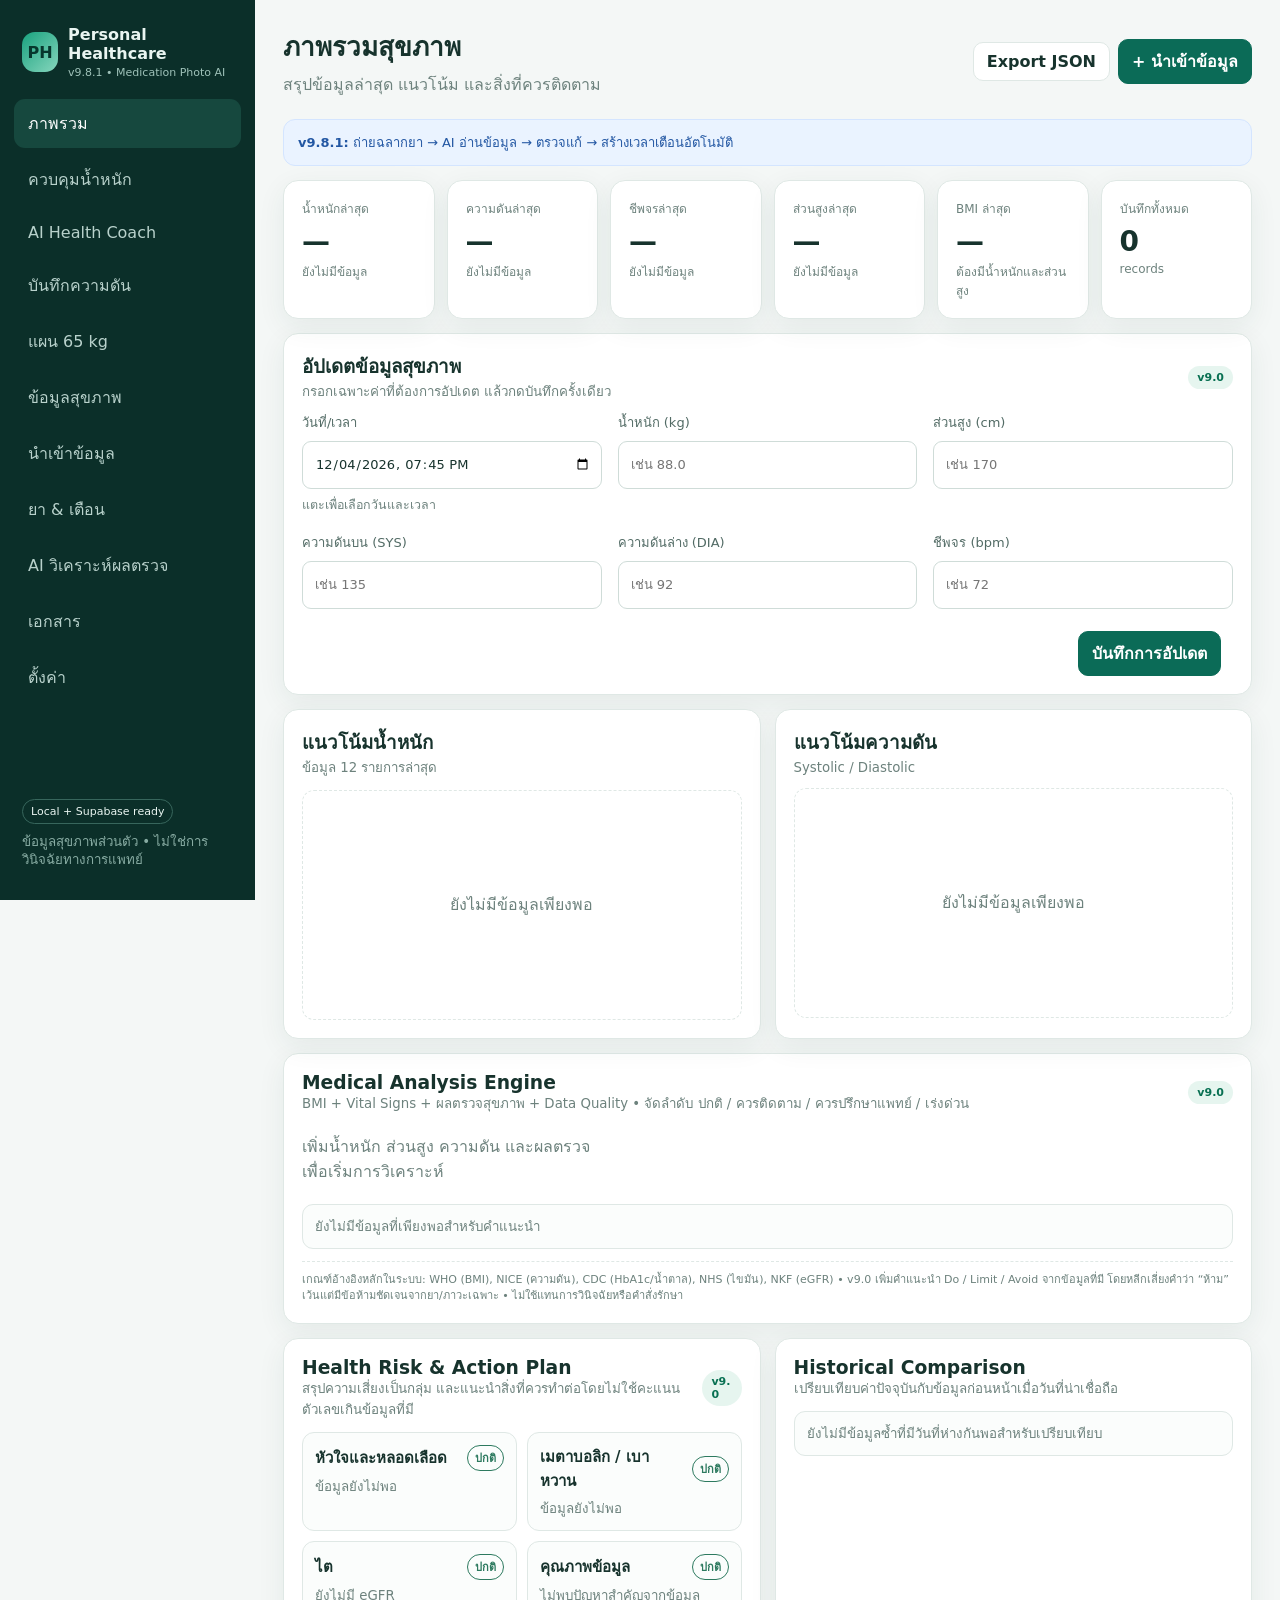
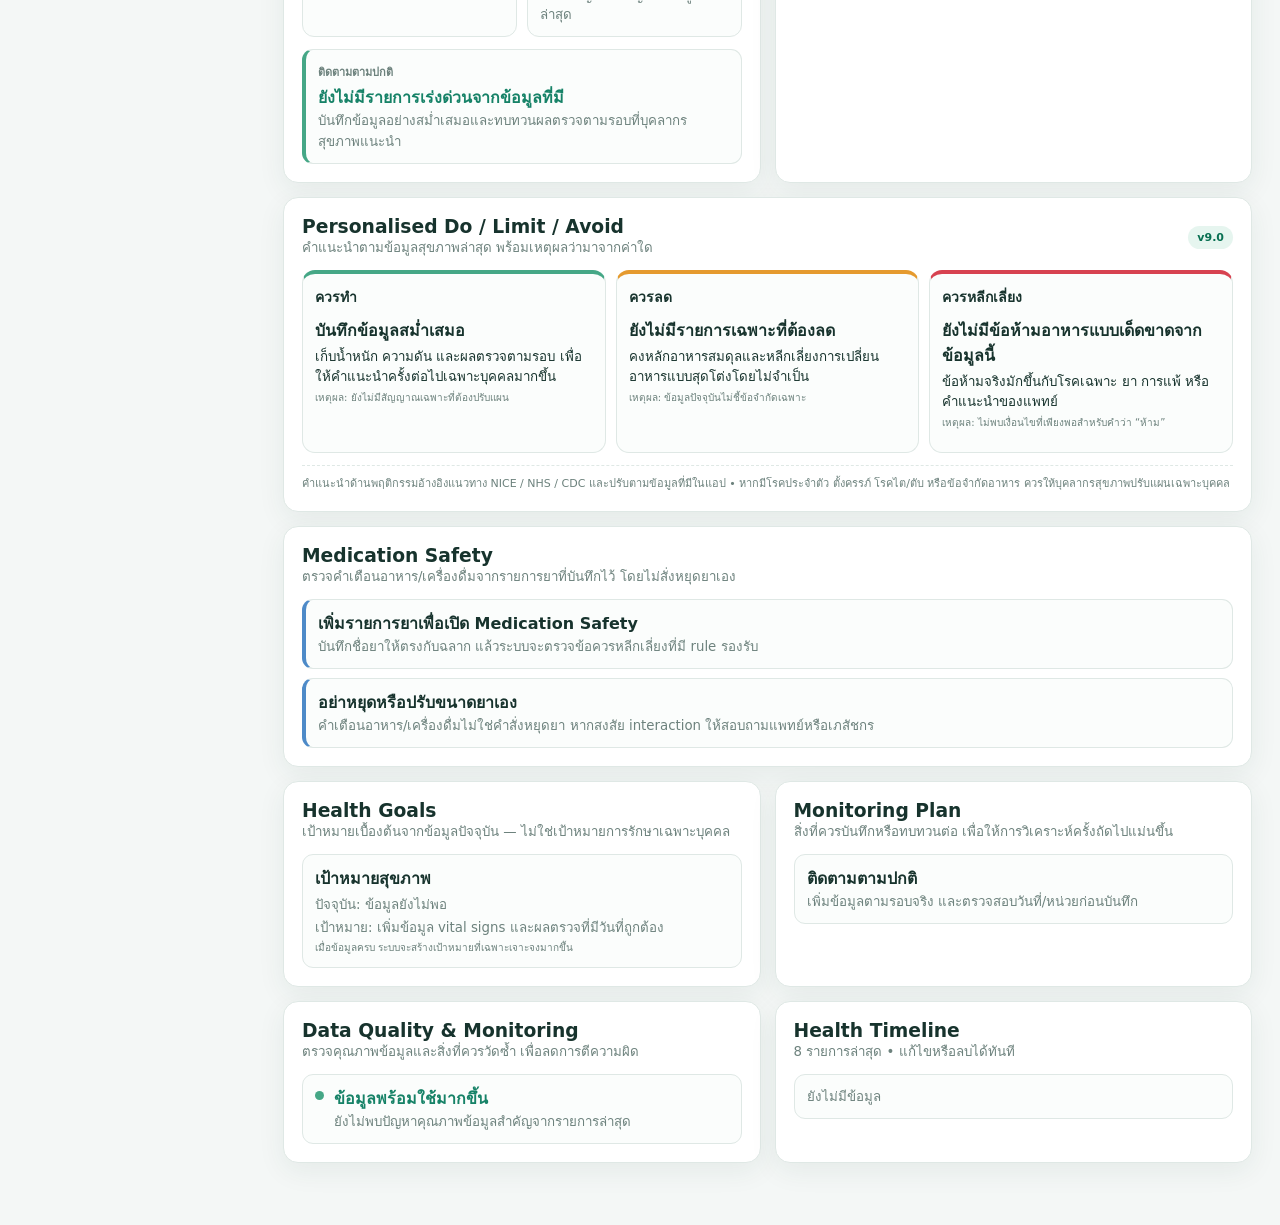
<file: index.html>
<!doctype html>
<html lang="th">
<head>
  <meta charset="utf-8" />
  <meta name="viewport" content="width=device-width,initial-scale=1,viewport-fit=cover" />
  <meta name="theme-color" content="#0b6b57" />
  <title>Personal Healthcare v9.8.1</title>
  <link rel="manifest" href="manifest.webmanifest?v=9.8.1" />
  <link rel="stylesheet" href="styles.css?v=9.8.1" />
  <style id="mobile-v974">
  @media(max-width:700px){
    html,body{width:100%!important;max-width:100%!important;margin:0!important;overflow-x:hidden!important;-webkit-text-size-adjust:100%}
    body *{box-sizing:border-box}.app{display:block!important;width:100%!important;max-width:100%!important;min-width:0!important;overflow:hidden!important}
    .sidebar{position:relative!important;width:100%!important;max-width:100%!important;min-width:0!important;height:auto!important;padding:10px 12px!important;overflow:hidden!important}
    .brand{width:100%!important;min-width:0!important;padding:4px 0 10px!important}.logo{width:38px!important;height:38px!important;flex:0 0 38px!important}
    .brand strong{font-size:15px!important}.brand small{font-size:10px!important}
    .sidebar nav{display:flex!important;width:100%!important;max-width:100%!important;min-width:0!important;gap:6px!important;overflow-x:auto!important;overflow-y:hidden!important;-webkit-overflow-scrolling:touch}
    .nav{flex:0 0 auto!important;width:auto!important;max-width:none!important;padding:9px 11px!important;font-size:12px!important;white-space:nowrap!important}
    main{display:block!important;width:100%!important;max-width:100%!important;min-width:0!important;padding:14px 12px 40px!important;overflow:hidden!important}
    .view,.topbar,.topbar>div,.notice,.panel,.kpi,.grid,.item{width:100%!important;max-width:100%!important;min-width:0!important}
    .topbar{display:flex!important;flex-direction:column!important;align-items:stretch!important;gap:12px!important}.topbar h1{font-size:24px!important}.topbar p{font-size:13px!important;white-space:normal!important;overflow-wrap:anywhere!important}
    .top-actions{display:grid!important;grid-template-columns:1fr!important;width:100%!important;gap:8px!important}.top-actions .btn{display:block!important;width:100%!important;min-width:0!important}
    .kpis,.coach-kpis,.wm-kpis,.bp-kpis,.plan-kpis,.coach-trends,.grid.two,.guidance-columns,.medical-summary,.risk-overview,.validation-kpis,.file-grid,.mapping,.save-stats{display:grid!important;grid-template-columns:minmax(0,1fr)!important;width:100%!important}
    .panel,.kpi{padding:14px!important;overflow:hidden!important}.notice,.panel,.kpi,.item,.coach-item,.coach-trend-card,.panel *{max-width:100%!important;overflow-wrap:anywhere!important}
    .coach-hero{display:flex!important;flex-direction:column!important;align-items:stretch!important}.coach-hero h2{font-size:21px!important}
    .panel-head{flex-wrap:wrap!important;align-items:flex-start!important}.panel-head.split{flex-direction:column!important}
    .row,.import-actions,.footer-actions{display:flex!important;flex-direction:column!important;align-items:stretch!important;width:100%!important}.row .btn,.import-actions .btn,.footer-actions .btn{width:100%!important}
    .btn{min-height:44px!important;white-space:normal!important}input,select,textarea{max-width:100%!important;min-width:0!important}
    dialog,.wide-dialog{width:calc(100vw - 20px)!important;max-width:calc(100vw - 20px)!important;margin:auto!important}.table-wrap{width:100%!important;max-width:100%!important;overflow-x:auto!important}
  }
  </style>
</head>
<body>
<div class="app">
  <aside class="sidebar">
    <div class="brand">
      <div class="logo">PH</div>
      <div><strong>Personal Healthcare</strong><small>v9.8.1 • Medication Photo AI</small></div>
    </div>
    <nav>
      <button class="nav active" data-view="dashboard">ภาพรวม</button>
      <button class="nav" data-view="weight">ควบคุมน้ำหนัก</button>
      <button class="nav" data-view="coach">AI Health Coach</button>
      <button class="nav" data-view="bp">บันทึกความดัน</button>
      <button class="nav" data-view="plan">แผน 65 kg</button>
      <button class="nav" data-view="records">ข้อมูลสุขภาพ</button>
      <button class="nav" data-view="import">นำเข้าข้อมูล</button>
      <button class="nav" data-view="meds">ยา & เตือน</button>
      <button class="nav" data-view="ai">AI วิเคราะห์ผลตรวจ</button>
      <button class="nav" data-view="files">เอกสาร</button>
      <button class="nav" data-view="settings">ตั้งค่า</button>
    </nav>
    <div class="sidebar-foot">
      <span id="storageBadge" class="pill">Local mode</span>
      <small>ข้อมูลสุขภาพส่วนตัว • ไม่ใช่การวินิจฉัยทางการแพทย์</small>
    </div>
  </aside>

  <main>
    <header class="topbar">
      <div>
        <h1 id="pageTitle">ภาพรวมสุขภาพ</h1>
        <p id="pageSub">สรุปข้อมูลล่าสุด แนวโน้ม และสิ่งที่ควรติดตาม</p>
      </div>
      <div class="top-actions">
        <button class="btn ghost" id="exportBtn">Export JSON</button>
        <button class="btn primary" data-go="import">+ นำเข้าข้อมูล</button>
      </div>
    </header>

    <section class="view active" id="view-dashboard">
      <div class="notice info">
        <strong>v9.8.1:</strong> ถ่ายฉลากยา → AI อ่านข้อมูล → ตรวจแก้ → สร้างเวลาเตือนอัตโนมัติ
      </div>

      <div class="kpis">
        <article class="kpi">
          <span>น้ำหนักล่าสุด</span><b id="kpiWeight">—</b><small id="kpiWeightDate">ยังไม่มีข้อมูล</small>
        </article>
        <article class="kpi">
          <span>ความดันล่าสุด</span><b id="kpiBp">—</b><small id="kpiBpStatus">ยังไม่มีข้อมูล</small>
        </article>
        <article class="kpi">
          <span>ชีพจรล่าสุด</span><b id="kpiPulse">—</b><small id="kpiPulseDate">ยังไม่มีข้อมูล</small>
        </article>
        <article class="kpi">
          <span>ส่วนสูงล่าสุด</span><b id="kpiHeight">—</b><small id="kpiHeightDate">ยังไม่มีข้อมูล</small>
        </article>
        <article class="kpi">
          <span>BMI ล่าสุด</span><b id="kpiBmi">—</b><small id="kpiBmiStatus">ต้องมีน้ำหนักและส่วนสูง</small>
        </article>
        <article class="kpi">
          <span>บันทึกทั้งหมด</span><b id="kpiCount">0</b><small>records</small>
        </article>
      </div>

      <div class="panel quick-update-panel">
        <div class="panel-head split">
          <div><h3>อัปเดตข้อมูลสุขภาพ</h3><small>กรอกเฉพาะค่าที่ต้องการอัปเดต แล้วกดบันทึกครั้งเดียว</small></div>
          <span class="v84-badge">v9.0</span>
        </div>
        <form id="quickUpdateForm" class="quick-update-grid">
          <label>วันที่/เวลา<input class="input" id="quickDate" type="datetime-local" required><small class="field-hint">แตะเพื่อเลือกวันและเวลา</small></label>
          <label>น้ำหนัก (kg)<input class="input" id="quickWeight" type="number" inputmode="decimal" min="20" max="400" step="0.1" placeholder="เช่น 88.0"></label>
          <label>ส่วนสูง (cm)<input class="input" id="quickHeight" type="number" min="80" max="250" step="0.1" placeholder="เช่น 170"></label>
          <label>ความดันบน (SYS)<input class="input" id="quickSys" type="number" inputmode="numeric" min="50" max="300" step="1" placeholder="เช่น 135"></label>
          <label>ความดันล่าง (DIA)<input class="input" id="quickDia" type="number" inputmode="numeric" min="30" max="200" step="1" placeholder="เช่น 92"></label>
          <label>ชีพจร (bpm)<input class="input" id="quickPulse" type="number" min="25" max="250" step="1" placeholder="เช่น 72"></label>
          <div class="quick-update-action"><button class="btn primary" type="submit">บันทึกการอัปเดต</button><small id="quickUpdateStatus" class="muted"></small></div>
        </form>
      </div>

      <div class="grid two">
        <article class="panel">
          <div class="panel-head"><div><h3>แนวโน้มน้ำหนัก</h3><small>ข้อมูล 12 รายการล่าสุด</small></div></div>
          <div id="weightChart" class="chart-empty">ยังไม่มีข้อมูลเพียงพอ</div>
        </article>
        <article class="panel">
          <div class="panel-head"><div><h3>แนวโน้มความดัน</h3><small>Systolic / Diastolic</small></div></div>
          <div id="bpChart" class="chart-empty">ยังไม่มีข้อมูลเพียงพอ</div>
        </article>
      </div>

      <div class="panel medical-insight-panel">
        <div class="panel-head split">
          <div><h3>Medical Analysis Engine</h3><small>BMI + Vital Signs + ผลตรวจสุขภาพ + Data Quality • จัดลำดับ ปกติ / ควรติดตาม / ควรปรึกษาแพทย์ / เร่งด่วน</small></div>
          <span class="v84-badge">v9.0</span>
        </div>
        <div id="medicalSummary" class="medical-summary"></div>
        <div id="medicalRecommendations" class="stack"></div>
        <div class="medical-sources">เกณฑ์อ้างอิงหลักในระบบ: WHO (BMI), NICE (ความดัน), CDC (HbA1c/น้ำตาล), NHS (ไขมัน), NKF (eGFR) • v9.0 เพิ่มคำแนะนำ Do / Limit / Avoid จากข้อมูลที่มี โดยหลีกเลี่ยงคำว่า “ห้าม” เว้นแต่มีข้อห้ามชัดเจนจากยา/ภาวะเฉพาะ • ไม่ใช้แทนการวินิจฉัยหรือคำสั่งรักษา</div>
      </div>

      <div class="grid two v88-risk-grid">
        <article class="panel">
          <div class="panel-head split"><div><h3>Health Risk & Action Plan</h3><small>สรุปความเสี่ยงเป็นกลุ่ม และแนะนำสิ่งที่ควรทำต่อโดยไม่ใช้คะแนนตัวเลขเกินข้อมูลที่มี</small></div><span class="v84-badge">v9.0</span></div>
          <div id="riskOverview" class="risk-overview"></div>
          <div id="actionPlan" class="stack"></div>
        </article>
        <article class="panel">
          <div class="panel-head"><div><h3>Historical Comparison</h3><small>เปรียบเทียบค่าปัจจุบันกับข้อมูลก่อนหน้าเมื่อวันที่น่าเชื่อถือ</small></div></div>
          <div id="historicalComparison" class="stack"></div>
        </article>
      </div>

      <div class="grid two v90-guidance-grid">
        <article class="panel personalised-guidance-panel">
          <div class="panel-head split"><div><h3>Personalised Do / Limit / Avoid</h3><small>คำแนะนำตามข้อมูลสุขภาพล่าสุด พร้อมเหตุผลว่ามาจากค่าใด</small></div><span class="v84-badge">v9.0</span></div>
          <div id="personalGuidance" class="guidance-columns"></div>
          <div class="medical-sources">คำแนะนำด้านพฤติกรรมอ้างอิงแนวทาง NICE / NHS / CDC และปรับตามข้อมูลที่มีในแอป • หากมีโรคประจำตัว ตั้งครรภ์ โรคไต/ตับ หรือข้อจำกัดอาหาร ควรให้บุคลากรสุขภาพปรับแผนเฉพาะบุคคล</div>
        </article>
        <article class="panel">
          <div class="panel-head"><div><h3>Medication Safety</h3><small>ตรวจคำเตือนอาหาร/เครื่องดื่มจากรายการยาที่บันทึกไว้ โดยไม่สั่งหยุดยาเอง</small></div></div>
          <div id="medicationSafety" class="stack"></div>
        </article>
      </div>

      <div class="grid two v90-goal-grid">
        <article class="panel">
          <div class="panel-head"><div><h3>Health Goals</h3><small>เป้าหมายเบื้องต้นจากข้อมูลปัจจุบัน — ไม่ใช่เป้าหมายการรักษาเฉพาะบุคคล</small></div></div>
          <div id="healthGoals" class="stack"></div>
        </article>
        <article class="panel">
          <div class="panel-head"><div><h3>Monitoring Plan</h3><small>สิ่งที่ควรบันทึกหรือทบทวนต่อ เพื่อให้การวิเคราะห์ครั้งถัดไปแม่นขึ้น</small></div></div>
          <div id="monitoringPlan" class="stack"></div>
        </article>
      </div>

      <div class="grid two">
        <article class="panel">
          <div class="panel-head"><div><h3>Data Quality & Monitoring</h3><small>ตรวจคุณภาพข้อมูลและสิ่งที่ควรวัดซ้ำ เพื่อลดการตีความผิด</small></div></div>
          <div id="healthFlags" class="stack"></div>
        </article>
        <article class="panel">
          <div class="panel-head"><div><h3>Health Timeline</h3><small>8 รายการล่าสุด • แก้ไขหรือลบได้ทันที</small></div></div>
          <div id="recentRecords" class="stack"></div>
        </article>
      </div>
    </section>

    <section class="view" id="view-weight">
      <div class="notice info"><strong>Weight Management v9.1</strong> หากตั้งครรภ์ มีโรคประจำตัว หรือใช้ยาที่มีผลต่อน้ำหนัก ควรปรึกษาแพทย์ก่อนลดน้ำหนัก</div>
      <div class="wm-kpis">
        <article class="kpi"><span>น้ำหนักปัจจุบัน</span><b id="wmCurrent">—</b><small id="wmChange">ยังไม่มีข้อมูล</small></article>
        <article class="kpi"><span>BMI</span><b id="wmBmi">—</b><small id="wmBmiStatus">กรอกส่วนสูงและน้ำหนัก</small></article>
        <article class="kpi"><span>เป้าหมาย</span><b id="wmTarget">—</b><small id="wmRemaining">ยังไม่ได้ตั้งเป้าหมาย</small></article>
        <article class="kpi"><span>รอบเอวล่าสุด</span><b id="wmWaist">—</b><small>ติดตามแนวโน้ม ไม่ใช้วินิจฉัย</small></article>
      </div>
      <div class="grid two">
        <article class="panel"><div class="panel-head"><div><h3>ตั้งเป้าหมาย</h3><small>บันทึกในอุปกรณ์นี้ และพร้อมซิงก์ Supabase</small></div></div>
          <form id="weightGoalForm" class="form-grid">
            <label>ส่วนสูง (cm)<input class="input" id="wmHeight" type="number" min="100" max="230" step="0.1" required></label><label>น้ำหนักเป้าหมาย (kg)<input class="input" id="wmTargetInput" type="number" min="30" max="300" step="0.1" required></label>
            <label>เป้าหมายต่อสัปดาห์ (kg)<input class="input" id="wmWeekly" type="number" min="0.1" max="1" step="0.1" value="0.5"></label><label>เป้าหมายแคลอรี/วัน<input class="input" id="wmCalories" type="number" min="800" max="5000" step="10"></label>
            <label>เป้าหมายโปรตีน (g/วัน)<input class="input" id="wmProtein" type="number" min="20" max="300"></label><label>เป้าหมายก้าว/วัน<input class="input" id="wmSteps" type="number" min="500" max="50000" step="500"></label>
            <button class="btn primary full" type="submit">บันทึกเป้าหมาย</button>
          </form>
        </article>
        <article class="panel"><div class="panel-head"><div><h3>บันทึกวันนี้</h3><small>น้ำหนัก รอบเอว อาหาร และกิจกรรม</small></div></div>
          <form id="bodyLogForm" class="form-grid">
            <label>วันที่<input class="input" id="wmDate" type="date" required><small class="field-hint">เลือกวันที่บันทึก</small></label><label>น้ำหนัก (kg)<input class="input" id="wmWeight" type="number" inputmode="decimal" min="20" max="400" step="0.1" placeholder="เช่น 88.0"></label>
            <label>รอบเอว (cm)<input class="input" id="wmWaistInput" type="number" inputmode="decimal" min="30" max="250" step="0.1" placeholder="เช่น 100"></label><label>พลังงานที่กิน (kcal)<input class="input" id="wmCaloriesEaten" type="number" inputmode="numeric" min="0" max="10000" placeholder="เช่น 1800"></label>
            <label>โปรตีน (g)<input class="input" id="wmProteinEaten" type="number" inputmode="numeric" min="0" max="500" placeholder="เช่น 90"></label><label>จำนวนก้าว<input class="input" id="wmStepsDone" type="number" inputmode="numeric" min="0" max="100000" placeholder="เช่น 6000"></label>
            <label>คาร์ดิโอ (นาที)<input class="input" id="wmCardio" type="number" inputmode="numeric" min="0" max="600" placeholder="เช่น 20"></label><label>เวทเทรนนิ่ง (นาที)<input class="input" id="wmStrength" type="number" inputmode="numeric" min="0" max="600" placeholder="เช่น 15"></label>
            <button class="btn primary full" type="submit">บันทึกข้อมูลวันนี้</button><small id="bodyLogStatus" class="muted full"></small>
          </form>
        </article>
      </div>
      <div class="grid two">
        <article class="panel"><div class="panel-head"><div><h3>กราฟน้ำหนัก</h3><small><select id="wmRange"><option value="7">7 วัน</option><option value="30" selected>30 วัน</option><option value="90">90 วัน</option></select></small></div></div><div id="wmChart" class="chart-empty">ยังไม่มีข้อมูลเพียงพอ</div></article>
        <article class="panel"><div class="panel-head"><div><h3>คำแนะนำตามข้อมูล</h3><small>Health guidance • ไม่ใช่การวินิจฉัย</small></div></div><div id="wmGuidance" class="stack"></div></article>
      </div>
      <article class="panel"><div class="panel-head"><div><h3>ประวัติ 14 รายการล่าสุด</h3><small>ลบรายการที่กรอกผิดได้</small></div></div><div class="table-wrap"><table><thead><tr><th>วันที่</th><th>น้ำหนัก</th><th>รอบเอว</th><th>แคลอรี</th><th>โปรตีน</th><th>ก้าว</th><th>กิจกรรม</th><th></th></tr></thead><tbody id="wmHistory"></tbody></table></div></article>
    </section>


    <section class="view" id="view-coach">
      <div class="notice info"><strong>AI Health Coach v9.2</strong> วิเคราะห์ข้อมูลที่บันทึกไว้ในแอปแบบองค์รวมและแสดงเหตุผลจากข้อมูลจริง • เป็นคำแนะนำดูแลสุขภาพ ไม่ใช่การวินิจฉัยหรือคำสั่งรักษา</div>
      <div class="coach-hero panel">
        <div><span class="v84-badge">ภาพรวมวันนี้</span><h2 id="coachHeadline">กำลังเตรียมคำแนะนำ…</h2><p id="coachSummary" class="muted"></p></div>
        <button class="btn primary" id="refreshCoachBtn" type="button">วิเคราะห์ใหม่</button>
      </div>
      <div class="coach-kpis">
        <article class="kpi"><span>ความพร้อมของข้อมูล</span><b id="coachDataState">—</b><small id="coachDataNote">ตรวจข้อมูลล่าสุด</small></article>
        <article class="kpi"><span>แนวโน้มน้ำหนัก</span><b id="coachWeightTrend">—</b><small id="coachWeightNote">ต้องมีอย่างน้อย 2 ค่า</small></article>
        <article class="kpi"><span>การทำตามเป้าหมาย 7 วัน</span><b id="coachAdherence">—</b><small>อาหาร โปรตีน ก้าว และกิจกรรม</small></article>
        <article class="kpi"><span>สิ่งที่ต้องติดตาม</span><b id="coachFollowups">0</b><small>จาก vital signs และผลแล็บ</small></article>
      </div>
      <div class="grid two coach-grid">
        <article class="panel"><div class="panel-head split"><div><h3>แผนวันนี้</h3><small>เลือกเฉพาะสิ่งที่สำคัญและทำได้จริง</small></div><span class="v84-badge">Personalised</span></div><div id="coachToday" class="stack"></div></article>
        <article class="panel"><div class="panel-head"><div><h3>เหตุผลจากข้อมูลของคุณ</h3><small>ทุกข้อแสดงข้อมูลที่ใช้ประกอบคำแนะนำ</small></div></div><div id="coachEvidence" class="stack"></div></article>
      </div>
      <div class="grid two coach-grid">
        <article class="panel"><div class="panel-head"><div><h3>แนวโน้ม 7 / 30 / 90 วัน</h3><small>ไม่สรุปจากน้ำหนักขึ้นลงเพียงวันเดียว</small></div></div><div id="coachTrends" class="coach-trends"></div></article>
        <article class="panel"><div class="panel-head"><div><h3>ข้อควรระวังและขั้นตอนถัดไป</h3><small>ไม่สั่งหยุดยา ไม่แทนแพทย์ และไม่เดาข้อมูลที่ไม่มี</small></div></div><div id="coachSafety" class="stack"></div></article>
      </div>
      <div class="medical-sources">ระบบใช้เกณฑ์คัดกรองและคำแนะนำพฤติกรรมที่มีอยู่ใน Medical Analysis Engine (WHO / NICE / NHS / CDC / NKF) ร่วมกับข้อมูลที่ผู้ใช้บันทึก • กรณีมีอาการฉุกเฉินให้ติดต่อบริการฉุกเฉินทันที</div>
    </section>

    <section class="view" id="view-bp">
      <div class="notice info"><strong>Home Blood Pressure v9.4</strong> บันทึกเช้าและเย็น ครั้งละ 2 ค่า หลังพักอย่างน้อย 5 นาที • ระบบคำนวณค่าเฉลี่ย ไม่ใช้ค่าครั้งเดียววินิจฉัย</div>
      <div class="bp-kpis">
        <article class="kpi"><span>ค่าเฉลี่ยทั้งหมด</span><b id="bpAvgAll">—</b><small id="bpAvgState">ยังไม่มีชุดวัด</small></article>
        <article class="kpi"><span>ค่าเฉลี่ย 7 วัน</span><b id="bpAvg7">—</b><small>จากชุดวัดที่ครบ</small></article>
        <article class="kpi"><span>วันที่บันทึก</span><b id="bpDays">0</b><small>เป้าหมาย 4–7 วัน</small></article>
        <article class="kpi"><span>ชุดวัดครบ</span><b id="bpComplete">0</b><small>เช้า/เย็น ครั้งละ 2 ค่า</small></article>
      </div>
      <div class="grid two">
        <article class="panel"><div class="panel-head"><div><h3>เพิ่มชุดวัด</h3><small>ใช้ค่า 2 ครั้งที่วัดห่างกันอย่างน้อย 1 นาที</small></div></div>
          <form id="bpSessionForm" class="form-grid">
            <label>วันที่<input class="input" id="bpSessionDate" type="date" required><small class="field-hint">เลือกวันที่วัด</small></label><label>ช่วงเวลา<select class="input" id="bpPeriod"><option value="morning">เช้า</option><option value="evening">เย็น</option></select></label>
            <label>ครั้งที่ 1 SYS (ตัวบน)<input class="input" id="bpSys1" type="number" inputmode="numeric" min="50" max="300" placeholder="เช่น 135" required></label><label>ครั้งที่ 1 DIA (ตัวล่าง)<input class="input" id="bpDia1" type="number" inputmode="numeric" min="30" max="200" placeholder="เช่น 92" required></label>
            <label>ครั้งที่ 2 SYS (ตัวบน)<input class="input" id="bpSys2" type="number" inputmode="numeric" min="50" max="300" placeholder="เช่น 132" required></label><label>ครั้งที่ 2 DIA (ตัวล่าง)<input class="input" id="bpDia2" type="number" inputmode="numeric" min="30" max="200" placeholder="เช่น 90" required></label>
            <label class="full checkline"><input id="bpRested" type="checkbox" required> พักอย่างน้อย 5 นาที ไม่พูดระหว่างวัด และวางแขนระดับหัวใจ</label>
            <button class="btn primary full" type="submit">บันทึกชุดวัดและค่าเฉลี่ย</button><small id="bpFormStatus" class="muted full"></small>
          </form>
        </article>
        <article class="panel"><div class="panel-head"><div><h3>วิธีวัดและสรุป</h3><small>ลดความคลาดเคลื่อนจากท่าทางและค่าครั้งเดียว</small></div></div><div id="bpProtocol" class="stack"></div></article>
      </div>
      <article class="panel"><div class="panel-head"><div><h3>ประวัติชุดวัด</h3><small>ค่าเฉลี่ยต่อชุดและสถานะเช้า/เย็น</small></div></div><div class="table-wrap"><table><thead><tr><th>วันที่</th><th>ช่วง</th><th>ครั้งที่ 1</th><th>ครั้งที่ 2</th><th>เฉลี่ย</th><th></th></tr></thead><tbody id="bpSessionHistory"></tbody></table></div></article>
    </section>

    <section class="view" id="view-plan">
      <div class="notice info"><strong>Weight Plan v9.5</strong> เป้าหมายเริ่มต้น 65 kg • ปรับอัตราให้เหมาะสมได้ • หากมีโรคประจำตัว ตั้งครรภ์ หรือข้อจำกัดอาหาร ควรให้บุคลากรสุขภาพช่วยปรับแผน</div>
      <div class="plan-kpis">
        <article class="kpi"><span>น้ำหนักปัจจุบัน</span><b id="planCurrent">—</b><small>ใช้ค่าล่าสุด</small></article><article class="kpi"><span>เป้าหมาย</span><b id="planTarget">65 kg</b><small id="planRemaining">—</small></article>
        <article class="kpi"><span>ประมาณการถึงเป้าหมาย</span><b id="planEta">—</b><small id="planEtaDate">ขึ้นกับแนวโน้มจริง</small></article><article class="kpi"><span>ค่าเฉลี่ย 7 วัน</span><b id="planAvg7">—</b><small>ลดผลจากน้ำหนักรายวัน</small></article>
      </div>
      <div class="grid two"><article class="panel"><div class="panel-head"><div><h3>ตั้งแผน</h3><small>บันทึกกลับไปยัง Weight Management</small></div></div><form id="planForm" class="form-grid"><label>เป้าหมาย (kg)<input class="input" id="planTargetInput" type="number" min="30" max="300" step="0.1" value="65" required></label><label>เป้าหมายต่อสัปดาห์ (kg)<input class="input" id="planWeeklyInput" type="number" min="0.1" max="1" step="0.1" value="0.5" required></label><label>แคลอรี/วัน<input class="input" id="planCaloriesInput" type="number" min="800" max="5000"></label><label>โปรตีน (g/วัน)<input class="input" id="planProteinInput" type="number" min="20" max="300"></label><label>ก้าว/วัน<input class="input" id="planStepsInput" type="number" min="500" max="50000" step="500"></label><button class="btn primary full" type="submit">บันทึกแผน 65 kg</button></form></article>
      <article class="panel"><div class="panel-head"><div><h3>แผนสัปดาห์นี้</h3><small>ปรับจากข้อมูลที่บันทึก ไม่ใช้แทนคำแนะนำเฉพาะโรค</small></div></div><div id="weeklyPlan" class="stack"></div></article></div>
      <div class="grid two"><article class="panel"><div class="panel-head"><div><h3>Accuracy & Trend Engine v9.3</h3><small>แยกการเปลี่ยนแปลงระยะสั้นออกจากแนวโน้ม</small></div></div><div id="accuracySummary" class="stack"></div></article><article class="panel"><div class="panel-head"><div><h3>Progress 7 / 30 / 90 วัน</h3><small>ค่าเฉลี่ยและช่วงวันที่ที่ใช้</small></div></div><div id="planTrends" class="coach-trends"></div></article></div>
    </section>

    <section class="view" id="view-records">
      <div class="panel">
        <div class="panel-head split">
          <div><h3>ข้อมูลสุขภาพ</h3><small>เพิ่ม แก้ไข ลบ และค้นหาได้</small></div>
          <div class="row"><input id="recordSearch" class="input compact" placeholder="ค้นหา type / note..." /><button class="btn ghost" id="cleanupRecordsBtn">จัดระเบียบข้อมูล AI</button><button class="btn primary" id="addRecordBtn">+ เพิ่มข้อมูล</button></div>
        </div>
        <div class="table-wrap">
          <table>
            <thead><tr><th>วันที่</th><th>ประเภท</th><th>ค่า</th><th>หน่วย</th><th>หมายเหตุ</th><th></th></tr></thead>
            <tbody id="recordsBody"></tbody>
          </table>
        </div>
      </div>
    </section>

    <section class="view" id="view-import">
      <div class="steps">
        <div class="step active" data-step="1"><b>1</b><span>อัปโหลด</span></div>
        <div class="step" data-step="2"><b>2</b><span>ตรวจ & จับคู่</span></div>
        <div class="step" data-step="3"><b>3</b><span>บันทึก</span></div>
      </div>

      <div class="panel import-panel">
        <div id="importStep1">
          <h3>Import Center</h3>
          <p class="muted">รองรับ CSV / JSON สำหรับข้อมูลตาราง และ PDF / JPG / PNG สำหรับเก็บเอกสารอ้างอิง</p>
          <label class="dropzone" id="dropzone">
            <input id="fileInput" type="file" multiple accept=".csv,.json,.pdf,.png,.jpg,.jpeg,.heic,.heif,image/jpeg,image/png,image/heic,image/heif,application/pdf,text/csv,application/json" />
            <div class="drop-icon">⇧</div>
            <strong>แตะเพื่อเลือกไฟล์ หรือลากไฟล์มาวาง</strong>
            <span>CSV / JSON จะถูกอ่านเป็นข้อมูล • PDF/JPG/PNG พร้อม OCR • HEIC จะเก็บได้ แต่บน iPad แนะนำ JPG/PNG เพื่อ OCR ที่เสถียร</span>
          </label>
          <div class="import-actions">
            <button class="btn ghost" id="downloadTemplate">ดาวน์โหลด CSV Template</button>
            <button class="btn ghost" id="pasteImportBtn">วางข้อมูล CSV</button>
          </div>
        </div>

        <div id="importStep2" hidden>
          <div class="panel-head split">
            <div><h3>ตรวจข้อมูลก่อนบันทึก</h3><small id="importSummary"></small></div>
            <button class="btn ghost" id="backImport">ย้อนกลับ</button>
          </div>

          <div class="mapping">
            <div><label>วันที่</label><select id="mapDate"></select></div>
            <div><label>ประเภท</label><select id="mapType"></select></div>
            <div><label>ค่า 1</label><select id="mapValue"></select></div>
            <div><label>ค่า 2 (ถ้ามี)</label><select id="mapValue2"></select></div>
            <div><label>หน่วย</label><select id="mapUnit"></select></div>
            <div><label>หมายเหตุ</label><select id="mapNote"></select></div>
          </div>

          <div class="notice warn">
            ทุกแถวแก้ไขได้ก่อน Save และแถวที่ข้อมูลไม่ครบจะไม่ทำให้ทั้งไฟล์ล้มเหลว
          </div>
          <div class="table-wrap import-table">
            <table><thead id="previewHead"></thead><tbody id="previewBody"></tbody></table>
          </div>
          <div class="footer-actions">
            <span id="validationStatus" class="muted"></span>
            <button class="btn primary" id="prepareSaveBtn">ตรวจสอบ & ไปขั้นบันทึก</button>
          </div>
        </div>

        <div id="importStep3" hidden>
          <h3>พร้อมบันทึก</h3>
          <div id="saveStats" class="save-stats"></div>
          <div class="notice info">
            v8.0 บันทึกเฉพาะแถวที่ผ่าน validation และข้าม duplicate โดยไม่ทำให้รายการอื่นล้มเหลว
          </div>
          <div class="footer-actions">
            <button class="btn ghost" id="backToPreview">กลับไปแก้ไข</button>
            <button class="btn success" id="saveImportBtn">บันทึกข้อมูลที่ผ่านทั้งหมด</button>
          </div>
          <div id="saveResult"></div>
        </div>
      </div>
    </section>

    <section class="view" id="view-meds">
      <div class="med-ai-hero panel">
        <div>
          <span class="ai-chip">v9.8.1 • Medication Vision AI</span>
          <h2>ถ่ายฉลากยา → ตรวจแก้ → สร้างเวลาเตือน</h2>
          <p>ถ่ายด้านหน้ากล่องยาและฉลากวิธีใช้ ระบบจะอ่านชื่อยา ขนาดยา จำนวนครั้ง เวลา และระยะเวลา แล้วให้ตรวจยืนยันก่อนบันทึก</p>
        </div>
        <div class="med-ai-steps" aria-label="ขั้นตอน"><span>1 ถ่ายภาพ</span><span>2 AI อ่าน</span><span>3 ตรวจแก้</span><span>4 สร้างเตือน</span></div>
        <div class="notice warn"><strong>ต้องตรวจฉลากทุกครั้ง:</strong> AI อาจอ่านชื่อยา ขนาด หรือคำสั่งใช้ผิด ห้ามใช้ข้อมูลนี้เพื่อเริ่ม หยุด หรือเปลี่ยนยาเอง หากไม่แน่ใจให้สอบถามแพทย์หรือเภสัชกร</div>
      </div>

      <div class="grid two med-ai-grid">
        <article class="panel">
          <div class="panel-head"><div><h3>1. ถ่ายภาพ / เลือกรูปยา</h3><small>ถ่ายตรง ชัด ครบทั้งชื่อยาและวิธีใช้ • เพิ่มได้หลายรูป</small></div></div>
          <div class="med-camera-actions">
            <label class="btn primary file-btn">ถ่ายฉลากยา<input id="medCameraInput" type="file" accept="image/*" capture="environment"></label>
            <label class="btn ghost file-btn">เลือกรูปจาก Photos<input id="medGalleryInput" type="file" accept="image/*,.heic,.heif" multiple></label>
          </div>
          <div id="medPhotoGrid" class="ai-photo-grid"></div>
          <div class="row med-ai-actions"><button class="btn ghost" id="clearMedPhotosBtn" type="button">ล้างรูป</button><button class="btn success" id="analyzeMedAiBtn" type="button" disabled>ให้ AI อ่านฉลากยา</button></div>
          <div id="medAiProgressWrap" class="ai-progress-wrap" hidden><div class="ocr-progress"><span id="medAiProgressBar"></span></div><small id="medAiProgressText" class="muted">พร้อมวิเคราะห์</small></div>
        </article>

        <article class="panel">
          <div class="panel-head"><div><h3>2. ตรวจแก้ก่อนสร้างเตือน</h3><small>ช่องเวลาที่ AI แนะนำเป็นค่าเริ่มต้น ผู้ใช้ต้องยืนยันให้ตรงกับฉลากและคำสั่งแพทย์</small></div></div>
          <div id="medAiEmpty" class="ai-empty"><div class="ai-empty-icon">Rx</div><strong>ยังไม่มีผลวิเคราะห์</strong><small>เพิ่มภาพฉลากยา แล้วกด “ให้ AI อ่านฉลากยา”</small></div>
          <div id="medAiReview" hidden>
            <div class="ai-summary-card"><h3 id="medAiSummaryTitle">ฉลากยา</h3><p id="medAiSummaryText"></p></div>
            <div id="medAiAlerts" class="ai-alerts stack"></div>
            <div id="medAiReviewList" class="med-ai-review-list"></div>
            <div class="notice info med-confirm-note">ระบบจะบันทึกเฉพาะรายการที่เลือกและผ่านการตรวจแก้แล้ว รูปขนาดย่อจะถูกเก็บกับรายการเพื่อใช้อ้างอิง</div>
            <div class="footer-actions"><span id="medAiSaveStatus" class="muted"></span><button class="btn success" id="saveMedAiBtn" type="button">ยืนยันและสร้างรายการเตือน</button></div>
          </div>
        </article>
      </div>

      <div class="grid two med-lists-grid">
        <div class="panel">
          <div class="panel-head split"><div><h3>รายการยา</h3><small>ข้อมูลเพื่อช่วยจำเท่านั้น • แก้ไขได้ทุกครั้ง</small></div><button class="btn primary" id="addMedBtn">+ เพิ่มยาเอง</button></div>
          <div id="medList" class="stack"></div>
        </div>
        <div class="panel">
          <div class="panel-head split"><div><h3>เตือนประจำวัน</h3><small>เรียงตามเวลาของวันนี้</small></div><button class="btn ghost" id="enableMedNotificationsBtn" type="button">เปิดแจ้งเตือน</button></div>
          <p class="muted">แอปจะแจ้งเตือนเมื่อเปิดแอปหรือ PWA อยู่ การแจ้งเตือนขณะปิดแอปไม่รับประกัน จึงควรเพิ่มลง Calendar/Reminder ของอุปกรณ์สำหรับยาสำคัญด้วย</p>
          <p id="medNotificationStatus" class="muted"></p>
          <div id="reminderList" class="stack"></div>
        </div>
      </div>
    </section>


    <section class="view" id="view-ai">
      <div class="ai-hero panel">
        <div class="ai-hero-copy">
          <span class="ai-chip">v8.2 • Vision AI</span>
          <h2>ถ่ายรูปผลตรวจ แล้ววิเคราะห์ทันที</h2>
          <p>ถ่ายรูปหรือเลือกรูปผลตรวจสุขภาพได้หลายหน้า ระบบจะส่งภาพผ่าน Supabase Edge Function ไปยัง OpenAI Vision เพื่ออ่านข้อความ ตาราง ค่าอ้างอิง และสรุปสิ่งที่ควรติดตาม แล้วให้คุณตรวจยืนยันก่อนบันทึก</p>
          <div class="notice warn"><strong>สำคัญ:</strong> AI อาจอ่านตัวเลขผิดได้ ต้องตรวจเทียบเอกสารต้นฉบับก่อนกด Save ทุกครั้ง และผลวิเคราะห์นี้ไม่ใช่การวินิจฉัยโรค</div>
        </div>
        <div class="ai-hero-icon">AI</div>
      </div>

      <div class="grid two ai-grid">
        <article class="panel">
          <div class="panel-head"><div><h3>1. ถ่ายรูป / เลือกรูป</h3><small>แนะนำให้ถ่ายตรง ไม่เบลอ มีแสงสม่ำเสมอ</small></div></div>
          <label class="camera-card">
            <input id="cameraInput" type="file" accept="image/*" capture="environment" multiple />
            <div class="camera-icon">📷</div>
            <strong>ถ่ายรูปผลตรวจ</strong>
            <span>ใช้กล้องหลังของ iPhone/iPad</span>
          </label>
          <label class="gallery-card">
            <input id="galleryInput" type="file" accept="image/*" multiple />
            <strong>เลือกรูปจาก Photos / Files</strong>
            <span>เลือกหลายหน้าได้ในครั้งเดียว</span>
          </label>
          <div id="aiPhotoGrid" class="ai-photo-grid"></div>
          <div class="footer-actions">
            <button class="btn ghost" id="clearAiPhotosBtn">ล้างรูป</button>
            <button class="btn primary ai-analyze-btn" id="analyzeAiBtn" disabled>วิเคราะห์ด้วย AI</button>
          </div>
          <div class="ai-progress-wrap" id="aiProgressWrap" hidden>
            <div class="ocr-progress"><span id="aiProgressBar"></span></div>
            <small id="aiProgressText" class="muted">กำลังเตรียมรูป...</small>
          </div>
        </article>

        <article class="panel">
          <div class="panel-head"><div><h3>2. ผลวิเคราะห์</h3><small>สรุปจากภาพก่อนยืนยันบันทึก</small></div></div>
          <div id="aiEmptyState" class="ai-empty">
            <div class="ai-empty-icon">✦</div>
            <strong>ยังไม่มีผลวิเคราะห์</strong>
            <span>เพิ่มรูปผลตรวจ แล้วกด “วิเคราะห์ด้วย AI”</span>
          </div>
          <div id="aiAnalysis" hidden>
            <div class="ai-summary-card">
              <div class="split">
                <div><small>สรุป</small><h3 id="aiSummaryTitle">ผลตรวจสุขภาพ</h3></div>
                <span id="aiOverallBadge" class="status-badge neutral">รอตรวจสอบ</span>
              </div>
              <p id="aiSummaryText"></p>
            </div>
            <div id="aiAlerts" class="stack ai-alerts"></div>
          </div>
        </article>
      </div>

      <article class="panel" id="aiReviewPanel" hidden>
        <div class="panel-head split">
          <div><h3>3. Validation & Confirm</h3><small>ตรวจค่า หน่วย reference range แหล่งข้อมูล และเหตุผลก่อน Save</small></div>
          <div class="row">
            <button class="btn ghost" id="selectAllAiBtn">เลือกทั้งหมด</button>
            <button class="btn ghost" id="deselectAllAiBtn">ไม่เลือกทั้งหมด</button>
          </div>
        </div>
        <div class="validation-kpis">
          <div class="vstat"><span>AI Extracted</span><b id="valExtracted">0</b></div>
          <div class="vstat"><span>Auto-validated</span><b id="valValidated">0</b></div>
          <div class="vstat"><span>Needs review</span><b id="valNeedsReview">0</b></div>
          <div class="vstat"><span>Confirmed</span><b id="valConfirmed">0</b></div>
        </div>
        <div class="table-wrap">
          <table class="ai-results-table">
            <thead>
              <tr><th>ใช้</th><th>รายการตรวจ</th><th>ค่า</th><th>หน่วย</th><th>Reference</th><th>AI flag</th><th>Validation</th><th>ความมั่นใจ</th><th>หมายเหตุ</th></tr>
            </thead>
            <tbody id="aiResultsBody"></tbody>
          </table>
        </div>
        <div class="notice info ai-save-note">
          ระบบจะบันทึกเฉพาะรายการที่เลือก พร้อมสถานะ Confirmed, แหล่งข้อมูล, AI confidence และผล validation
        </div>
        <div class="footer-actions">
          <span id="aiSaveStatus" class="muted"></span>
          <button class="btn success" id="saveAiResultsBtn">ยืนยันและบันทึกเข้า Dashboard</button>
        </div>
      </article>
    </section>

    <section class="view" id="view-files">
      <div class="panel">
        <div class="panel-head split">
          <div>
            <h3>Smart Document Inbox</h3>
            <small>HEIC / JPG / PNG / PDF • เปิดดูไฟล์จริงและอ่านข้อมูลด้วย OCR</small>
          </div>
          <button class="btn primary" data-go="import">+ เพิ่มเอกสาร</button>
        </div>
        <div class="notice info">
          กด <strong>อ่านข้อมูล</strong> ที่เอกสารแต่ละใบ ระบบจะพยายามดึงข้อความและค่าที่เกี่ยวกับสุขภาพ จากนั้นให้ตรวจแก้ก่อน Save
        </div>
        <div id="fileList" class="file-grid"></div>
      </div>
    </section>

    <section class="view" id="view-settings">
      <div class="grid two">
        <div class="panel account-panel">
          <h3>บัญชีส่วนตัว</h3><p class="muted">เข้าสู่ระบบด้วยบัญชีเดียวกันบนมือถือ แท็บเล็ต หรือคอมพิวเตอร์ ระบบจะตรวจและซิงก์ข้อมูลล่าสุดให้อัตโนมัติ</p>
          <label>Email<input class="input" id="accountEmail" type="email" autocomplete="email" placeholder="name@example.com"></label><label>Password<input class="input" id="accountPassword" type="password" autocomplete="current-password" minlength="6" placeholder="อย่างน้อย 6 ตัวอักษร"></label>
          <div class="row"><button class="btn primary" id="signInBtn" type="button">เข้าสู่ระบบ</button><button class="btn ghost" id="signUpBtn" type="button">สมัครบัญชี</button><button class="btn ghost" id="forgotPasswordBtn" type="button">ลืมรหัสผ่าน</button><button class="btn ghost" id="signOutBtn" type="button">ออกจากระบบ</button></div><p id="accountStatus" class="muted">ยังไม่ได้เข้าสู่ระบบ</p>
          <div id="recoveryPanel" class="notice hidden"><strong>ตั้งรหัสผ่านใหม่</strong><p class="muted">เปิดหน้านี้จากลิงก์ Recovery แล้วกรอกรหัสใหม่อย่างน้อย 8 ตัว</p><label>รหัสผ่านใหม่<input class="input" id="newAccountPassword" type="password" autocomplete="new-password" minlength="8"></label><button class="btn primary" id="updatePasswordBtn" type="button">บันทึกรหัสผ่านใหม่</button></div>
          <div class="row"><button class="btn primary" id="syncPushBtn" type="button">ซิงก์ตอนนี้</button><button class="btn ghost" id="syncPullBtn" type="button">ตรวจข้อมูลจากอุปกรณ์อื่น</button></div><p id="syncStatus" class="muted">ระบบจะซิงก์หลังบันทึกข้อมูลและเมื่อกลับมาเปิดแอป</p>
        </div>
        <div class="panel admin-config" aria-hidden="true">
          <h3>Supabase (Optional)</h3>
          <p class="muted">ใส่ Project URL และ Anon Key เพื่อซิงก์ตาราง health_records / medications / documents</p>
          <label>Project URL<input class="input" id="supabaseUrl" placeholder="https://xxxx.supabase.co"></label>
          <label>Anon Key<textarea class="input" id="supabaseKey" rows="4" placeholder="eyJ..."></textarea></label>
          <div class="row"><button class="btn primary" id="saveSupabase">บันทึกการตั้งค่า</button><button class="btn ghost" id="testSupabase">ทดสอบ</button></div>
          <p id="supabaseStatus" class="muted"></p>
        </div>
        
        <div class="panel admin-config" aria-hidden="true">
          <h3>AI Health & Medication Analysis</h3>
          <p class="muted">ใช้ Supabase Edge Function เป็นตัวกลางสำหรับผลตรวจและฉลากยา โดยไม่เปิดเผย OpenAI API key ใน GitHub Pages</p>
          <label>Edge Function URL
            <input class="input" id="aiFunctionUrl" placeholder="https://YOUR_PROJECT.supabase.co/functions/v1/analyze-health-report">
          </label>
          <label>Supabase Anon Key
            <textarea class="input" id="aiAnonKey" rows="3" placeholder="eyJ..."></textarea>
          </label>
          <div class="row">
            <button class="btn primary" id="saveAiConfig">บันทึก AI Config</button>
            <button class="btn ghost" id="testAiFunction">ทดสอบ Function</button>
          </div>
          <p id="aiConfigStatus" class="muted"></p>
          <div class="notice info" style="margin-top:12px;margin-bottom:0">
            OpenAI API key ต้องเก็บเป็น Supabase secret ชื่อ <code>OPENAI_API_KEY</code> เท่านั้น ไม่ใส่ในหน้านี้
          </div>
        </div>
<div class="panel danger-zone">
          <h3>Data Management</h3>
          <p class="muted">Export ก่อนล้างข้อมูลหากต้องการเก็บสำรอง</p>
          <button class="btn ghost" id="exportBtn2">Export JSON</button>
          <label class="btn ghost file-btn">Restore JSON<input id="restoreJsonInput" type="file" accept="application/json,.json"></label><p id="restoreStatus" class="muted"></p>
          <button class="btn danger" id="resetAll">ล้างข้อมูลในเครื่องทั้งหมด</button>
        </div>
      </div>
    </section>
  </main>
</div>

<dialog id="recordDialog">
  <form method="dialog" id="recordForm">
    <div class="dialog-head"><h3 id="recordDialogTitle">เพิ่มข้อมูลสุขภาพ</h3><button value="cancel" class="icon-btn">×</button></div>
    <input type="hidden" id="recordId" />
    <div class="form-grid">
      <label>วันที่/เวลา<input class="input" id="recordDate" type="datetime-local" required /></label>
      <label>ประเภท
        <select class="input" id="recordType" required>
          <option value="weight">น้ำหนัก</option>
          <option value="height">ส่วนสูง</option>
          <option value="blood_pressure">ความดันโลหิต</option>
          <option value="pulse">ชีพจร</option>
          <option value="glucose">น้ำตาล</option>
          <option value="lab">ผลแล็บอื่น</option>
          <option value="exercise">ออกกำลังกาย</option>
          <option value="note">บันทึก</option>
        </select>
      </label>
      <label>ค่า 1<input class="input" id="recordValue" type="number" step="any" /></label>
      <label>ค่า 2<input class="input" id="recordValue2" type="number" step="any" placeholder="เช่น diastolic" /></label>
      <label>หน่วย<input class="input" id="recordUnit" placeholder="kg, cm, mmHg, bpm..." /></label>
      <label class="full">หมายเหตุ<textarea class="input" id="recordNote" rows="3"></textarea></label>
    </div>
    <div class="footer-actions"><button value="cancel" class="btn ghost">ยกเลิก</button><button type="submit" value="default" class="btn primary" id="recordSave">บันทึก</button></div>
  </form>
</dialog>

<dialog id="medDialog">
  <form method="dialog" id="medForm">
    <div class="dialog-head"><h3 id="medDialogTitle">เพิ่มยา</h3><button value="cancel" class="icon-btn">×</button></div>
    <input id="medEditId" type="hidden">
    <div class="form-grid">
      <label>ชื่อยา/ชื่อการค้า<input class="input" id="medName" required /></label>
      <label>ชื่อสามัญ<input class="input" id="medGeneric" placeholder="เช่น ciprofloxacin" /></label>
      <label>ความแรง<input class="input" id="medStrength" placeholder="เช่น 500 mg" /></label>
      <label>ขนาดและวิธีใช้<input class="input" id="medDose" placeholder="เช่น ครั้งละ 1 เม็ด หลังอาหาร" /></label>
      <label class="full">เวลาเตือน<input class="input" id="medTimes" placeholder="08:00, 18:00" /><small>หลายเวลาให้คั่นด้วย comma เช่น 08:00, 18:00</small></label>
      <label>วันเริ่ม<input class="input" id="medStartDate" type="date" /></label>
      <label>วันสิ้นสุด<input class="input" id="medEndDate" type="date" /></label>
      <label class="full">หมายเหตุ<input class="input" id="medNote" /></label>
    </div>
    <div class="footer-actions"><button value="cancel" class="btn ghost">ยกเลิก</button><button type="submit" value="default" class="btn primary">บันทึก</button></div>
  </form>
</dialog>


<dialog id="ocrDialog" class="wide-dialog">
  <form method="dialog" id="ocrForm">
    <div class="dialog-head">
      <div><h3>Smart Import — ตรวจข้อมูลจากเอกสาร</h3><small id="ocrFileName" class="muted"></small></div>
      <button value="cancel" class="icon-btn">×</button>
    </div>

    <div class="ocr-layout">
      <div>
        <div id="ocrPreview" class="ocr-preview"><span class="muted">กำลังเตรียม Preview…</span></div>
        <div class="ocr-progress-wrap">
          <div class="ocr-progress"><span id="ocrProgressBar"></span></div>
          <small id="ocrProgressText" class="muted">พร้อมอ่านข้อมูล</small>
        </div>
      </div>

      <div>
        <div class="panel-lite">
          <div class="panel-head split">
            <div><strong>ข้อความที่อ่านได้</strong><small class="muted">สามารถแก้ข้อความก่อนวิเคราะห์ซ้ำ</small></div>
            <button type="button" class="btn mini" id="reanalyzeTextBtn">วิเคราะห์ข้อความใหม่</button>
          </div>
          <textarea class="input mono" id="ocrText" rows="10" placeholder="OCR text จะปรากฏที่นี่"></textarea>
        </div>

        <div class="panel-lite" style="margin-top:10px">
          <div class="panel-head split">
            <div><strong>ค่าที่ระบบพบ</strong><small class="muted">เลือกเฉพาะรายการที่ต้องการ Save</small></div>
            <button type="button" class="btn mini" id="addDetectedRowBtn">+ เพิ่มแถว</button>
          </div>
          <div class="table-wrap">
            <table class="detect-table">
              <thead><tr><th>ใช้</th><th>ประเภท</th><th>วันที่</th><th>ค่า 1</th><th>ค่า 2</th><th>หน่วย</th><th>หมายเหตุ</th><th></th></tr></thead>
              <tbody id="detectedBody"></tbody>
            </table>
          </div>
        </div>
      </div>
    </div>
    <div class="footer-actions">
      <span id="ocrStatus" class="muted"></span>
      <button value="cancel" class="btn ghost">ยกเลิก</button>
      <button type="button" class="btn primary" id="saveDetectedBtn">Save ที่เลือกเข้า Dashboard</button>
    </div>
  </form>
</dialog>

<dialog id="pasteDialog">
  <form method="dialog" id="pasteForm">
    <div class="dialog-head"><h3>วางข้อมูล CSV</h3><button value="cancel" class="icon-btn">×</button></div>
    <textarea class="input" id="pasteText" rows="12" placeholder="date,type,value,value2,unit,note&#10;2026-08-11,weight,80,,kg,"></textarea>
    <div class="footer-actions"><button value="cancel" class="btn ghost">ยกเลิก</button><button type="submit" value="default" class="btn primary">อ่านข้อมูล</button></div>
  </form>
</dialog>

<script src="config.js?v=9.8.1"></script>
<script src="app.js?v=9.8.1"></script>
<script>
if('serviceWorker' in navigator){window.addEventListener('load',async()=>{try{const r=await navigator.serviceWorker.getRegistrations();await Promise.all(r.map(x=>x.unregister()));if('caches' in window){const k=await caches.keys();await Promise.all(k.map(x=>caches.delete(x)))}await navigator.serviceWorker.register('./sw.js?v=9.8.1')}catch(e){console.warn(e)}})}
</script>
</body>
</html>
</file>
<file: styles.css>
:root{
  --bg:#f4f7f6;--panel:#fff;--text:#17332d;--muted:#6d827d;--line:#dfe8e5;
  --green:#0b6b57;--green2:#11836b;--mint:#e7f5f0;--blue:#3168d5;
  --red:#c33d48;--orange:#b06d16;--shadow:0 8px 28px rgba(26,66,56,.07);
}
*{box-sizing:border-box} body{margin:0;font-family:Inter,ui-sans-serif,system-ui,-apple-system,BlinkMacSystemFont,"Segoe UI","Noto Sans Thai",sans-serif;background:var(--bg);color:var(--text)}
button,input,textarea,select{font:inherit}.app{min-height:100vh;display:grid;grid-template-columns:255px minmax(0,1fr)}
.sidebar{background:#0b2f29;color:#e9f5f1;padding:20px 14px;display:flex;flex-direction:column;position:sticky;top:0;height:100vh}
.brand{display:flex;gap:10px;align-items:center;padding:5px 8px 20px}.brand strong{display:block}.brand small{color:#9fc2b9;display:block;margin-top:3px;font-size:11px}
.logo{width:40px;height:40px;border-radius:13px;background:linear-gradient(135deg,#19a27e,#86d6bd);display:grid;place-items:center;color:#07372d;font-weight:900}
nav{display:grid;gap:7px}.nav{border:0;background:transparent;color:#b9d2cc;text-align:left;padding:12px 14px;border-radius:11px;cursor:pointer}.nav:hover,.nav.active{background:#16483e;color:#fff}
.sidebar-foot{margin-top:auto;display:grid;gap:9px;padding:10px 8px}.sidebar-foot small{color:#88aca3;line-height:1.4}.pill{font-size:11px;border:1px solid #37665c;border-radius:999px;padding:5px 8px;width:max-content}
main{min-width:0;padding:26px 28px 48px}.topbar{display:flex;justify-content:space-between;gap:20px;align-items:center;margin-bottom:22px}.topbar h1{margin:0;font-size:26px}.topbar p{margin:5px 0 0;color:var(--muted)}.top-actions,.row{display:flex;gap:8px;align-items:center;flex-wrap:wrap}
.btn{border:1px solid var(--line);background:#fff;color:var(--text);border-radius:10px;padding:9px 13px;cursor:pointer;font-weight:650}.btn.primary{background:var(--green);border-color:var(--green);color:#fff}.btn.success{background:#13835d;border-color:#13835d;color:#fff}.btn.danger{background:#fff2f3;border-color:#efcdd0;color:#a72e39}.btn.ghost:hover{background:#f6fbf9}
.view{display:none}.view.active{display:block}.notice{padding:12px 14px;border-radius:12px;margin-bottom:14px;font-size:13px}.notice.info{background:#eaf3ff;color:#2357a3;border:1px solid #d4e5ff}.notice.warn{background:#fff7e8;color:#8b5b14;border:1px solid #f5e4bd}
.kpis{display:grid;grid-template-columns:repeat(6,1fr);gap:12px;margin-bottom:14px}.kpi{background:var(--panel);border:1px solid var(--line);border-radius:15px;padding:18px;box-shadow:var(--shadow)}.kpi span,.kpi small{display:block;color:var(--muted);font-size:12px}.kpi b{display:block;font-size:28px;margin:7px 0 4px}.grid.two{display:grid;grid-template-columns:1fr 1fr;gap:14px;margin-bottom:14px}.panel{background:var(--panel);border:1px solid var(--line);border-radius:15px;padding:18px;box-shadow:var(--shadow)}.panel h3{margin:0 0 5px}.panel-head{display:flex;justify-content:space-between;gap:12px;align-items:center;margin-bottom:12px}.panel-head h3{margin:0}.panel-head small,.muted{color:var(--muted)}.split{justify-content:space-between}.stack{display:grid;gap:9px}.item{padding:11px 12px;border:1px solid var(--line);border-radius:11px;background:#fbfdfc}.item strong{display:block}.item small{color:var(--muted)}.flag{display:flex;gap:10px;align-items:flex-start}.flag-dot{width:9px;height:9px;border-radius:50%;margin-top:5px;background:#45a786}.flag.warn .flag-dot{background:#e59a2e}.flag.danger .flag-dot{background:#d74250}
.chart-empty{height:230px;border:1px dashed var(--line);border-radius:12px;display:grid;place-items:center;color:var(--muted)}svg.chart{display:block;width:100%;height:230px}.axis{stroke:#dce5e2;stroke-width:1}.line-weight{fill:none;stroke:#168267;stroke-width:3}.line-sys{fill:none;stroke:#d15e68;stroke-width:3}.line-dia{fill:none;stroke:#3f76d3;stroke-width:3}.dot-w{fill:#168267}.dot-s{fill:#d15e68}.dot-d{fill:#3f76d3}.chart-label{font-size:10px;fill:#82928e}
.table-wrap{overflow:auto;border:1px solid var(--line);border-radius:12px}table{border-collapse:collapse;width:100%;min-width:720px}th,td{padding:10px 12px;border-bottom:1px solid var(--line);text-align:left;font-size:13px}th{background:#f7faf9;color:#526b65;position:sticky;top:0}tr:last-child td{border-bottom:0}.input{width:100%;border:1px solid #cfdcd8;border-radius:9px;padding:9px 10px;background:#fff;color:var(--text)}.input.compact{width:220px;padding:8px 9px}.icon-btn{border:0;background:transparent;font-size:22px;cursor:pointer;color:var(--muted)}.mini{padding:5px 8px;font-size:11px}
.steps{display:grid;grid-template-columns:repeat(3,1fr);gap:8px;margin-bottom:14px}.step{background:#e8eeec;color:#7b8d88;padding:10px 13px;border-radius:11px;display:flex;gap:8px;align-items:center}.step b{width:25px;height:25px;border-radius:50%;display:grid;place-items:center;background:#d7e1de}.step.active{background:var(--mint);color:var(--green)}.step.active b{background:var(--green);color:#fff}.import-panel{min-height:430px}.dropzone{border:2px dashed #b8d0c9;background:#f7fcfa;border-radius:16px;min-height:210px;display:grid;place-items:center;text-align:center;padding:24px;cursor:pointer}.dropzone input{display:none}.dropzone strong,.dropzone span{display:block}.dropzone span{color:var(--muted);font-size:12px}.drop-icon{font-size:36px;color:var(--green)}.import-actions{display:flex;gap:8px;justify-content:center;margin-top:14px}.mapping{display:grid;grid-template-columns:repeat(3,1fr);gap:10px;margin-bottom:12px}.mapping label{display:block;color:var(--muted);font-size:12px;margin-bottom:4px}.mapping select{width:100%;border:1px solid var(--line);border-radius:9px;padding:8px}.import-table{max-height:390px}.footer-actions{display:flex;justify-content:flex-end;gap:8px;align-items:center;margin-top:14px}.save-stats{display:grid;grid-template-columns:repeat(3,1fr);gap:10px;margin:16px 0}.save-stats .stat{border:1px solid var(--line);border-radius:12px;padding:14px}.save-stats b{font-size:24px;display:block}.ok{color:#168267}.bad{color:#be3e49}.skip{color:#a06b20}
.file-grid{display:grid;grid-template-columns:repeat(3,1fr);gap:12px}.file-card{border:1px solid var(--line);border-radius:13px;padding:14px;background:#fbfdfc}.file-card .file-type{font-size:28px}.file-card strong{display:block;margin-top:7px;word-break:break-word}.file-card small{color:var(--muted)}
label{display:block;color:#526b65;font-size:13px}label .input{margin-top:5px;margin-bottom:10px}.danger-zone .btn{display:block;margin:9px 0}
dialog{border:0;border-radius:15px;padding:0;box-shadow:0 20px 60px rgba(0,0,0,.22);width:min(610px,92vw)}dialog::backdrop{background:rgba(4,24,20,.45)}dialog form{padding:19px}.dialog-head{display:flex;justify-content:space-between;align-items:center;margin-bottom:12px}.dialog-head h3{margin:0}.form-grid{display:grid;grid-template-columns:1fr 1fr;gap:8px 12px}.form-grid .full{grid-column:1/-1}
@media(max-width:1000px){.app{grid-template-columns:1fr}.sidebar{position:static;height:auto;padding:10px}.brand{padding-bottom:10px}.sidebar nav{display:flex;overflow:auto}.nav{white-space:nowrap}.sidebar-foot{display:none}main{padding:18px}.kpis{grid-template-columns:repeat(2,1fr)}.grid.two{grid-template-columns:1fr}.file-grid{grid-template-columns:repeat(2,1fr)}}
@media(max-width:620px){main{padding:14px}.topbar{align-items:flex-start;flex-direction:column}.top-actions{width:100%}.top-actions .btn{flex:1}.kpis{grid-template-columns:1fr 1fr}.kpi{padding:13px}.kpi b{font-size:22px}.mapping{grid-template-columns:1fr 1fr}.file-grid{grid-template-columns:1fr}.form-grid{grid-template-columns:1fr}.form-grid .full{grid-column:auto}.save-stats{grid-template-columns:1fr}.input.compact{width:160px}}

/* v8.1 Smart Import */
.file-card{position:relative;overflow:hidden}.file-thumb{height:140px;border-radius:10px;background:#eef5f2;display:grid;place-items:center;overflow:hidden;margin-bottom:10px}
.file-thumb img,.file-thumb canvas{width:100%;height:100%;object-fit:cover}.file-actions{display:flex;gap:6px;flex-wrap:wrap;margin-top:10px}
.smart-badge{position:absolute;right:10px;top:10px;border-radius:999px;padding:4px 8px;font-size:10px;background:#0b6b57;color:#fff}
.wide-dialog{width:min(1180px,96vw);max-height:92vh}.wide-dialog form{max-height:92vh;overflow:auto}
.ocr-layout{display:grid;grid-template-columns:minmax(300px,.8fr) minmax(480px,1.2fr);gap:14px}.ocr-preview{height:510px;border:1px solid var(--line);border-radius:12px;background:#f5f8f7;display:grid;place-items:center;overflow:auto}.ocr-preview img,.ocr-preview canvas{max-width:100%;height:auto}
.panel-lite{border:1px solid var(--line);border-radius:12px;padding:12px;background:#fbfdfc}.mono{font-family:ui-monospace,SFMono-Regular,Menlo,monospace;font-size:12px}
.ocr-progress-wrap{margin-top:10px}.ocr-progress{height:8px;background:#e6eeeb;border-radius:999px;overflow:hidden;margin-bottom:5px}.ocr-progress span{height:100%;width:0;background:linear-gradient(90deg,#0b6b57,#42b28f);display:block;transition:width .2s}
.detect-table{min-width:900px}.detect-table input,.detect-table select{min-width:88px;padding:6px 7px;border:1px solid var(--line);border-radius:7px}.detect-table .date-input{min-width:155px}.detect-table .note-input{min-width:160px}
@media(max-width:900px){.ocr-layout{grid-template-columns:1fr}.ocr-preview{height:320px}.wide-dialog{width:96vw}}

/* v8.2 AI Health Report */
.ai-hero{display:flex;justify-content:space-between;gap:20px;align-items:center;background:linear-gradient(135deg,#f1fbf7,#eef5ff)}
.ai-hero-copy{max-width:820px}.ai-hero h2{font-size:28px;margin:8px 0}.ai-hero p{color:var(--muted);line-height:1.65}
.ai-chip{display:inline-block;background:#0b6b57;color:white;border-radius:999px;padding:5px 9px;font-size:11px;font-weight:750}
.ai-hero-icon{min-width:100px;height:100px;border-radius:26px;background:linear-gradient(145deg,#0b6b57,#3f78d3);display:grid;place-items:center;color:white;font-size:34px;font-weight:900;box-shadow:0 15px 35px rgba(11,107,87,.22)}
.ai-grid{margin-top:14px}
.camera-card,.gallery-card{border:1.5px dashed #a8c9c0;border-radius:14px;background:#f7fcfa;padding:18px;display:flex;flex-direction:column;align-items:center;justify-content:center;text-align:center;cursor:pointer;margin-bottom:10px}
.camera-card{min-height:150px}.camera-card input,.gallery-card input{display:none}.camera-icon{font-size:34px;margin-bottom:8px}.camera-card span,.gallery-card span{color:var(--muted);font-size:12px;margin-top:3px}
.gallery-card{min-height:76px}
.ai-photo-grid{display:grid;grid-template-columns:repeat(3,1fr);gap:8px;margin-top:10px}.ai-photo{position:relative;aspect-ratio:4/3;border:1px solid var(--line);border-radius:10px;overflow:hidden;background:#eef3f1}.ai-photo img{width:100%;height:100%;object-fit:cover}.ai-photo button{position:absolute;right:6px;top:6px;border:0;border-radius:50%;width:25px;height:25px;background:rgba(0,0,0,.68);color:white;cursor:pointer}
.ai-empty{min-height:280px;border:1px dashed var(--line);border-radius:14px;display:flex;align-items:center;justify-content:center;flex-direction:column;color:var(--muted);gap:6px}.ai-empty-icon{font-size:40px;color:#499b83}
.ai-summary-card{border:1px solid var(--line);border-radius:13px;padding:14px;background:#fbfdfc}.ai-summary-card h3{margin:3px 0}.ai-summary-card p{line-height:1.6;margin-bottom:0}
.status-badge{border-radius:999px;padding:5px 9px;font-size:11px;font-weight:750}.status-badge.normal{background:#e6f5ef;color:#087052}.status-badge.follow_up{background:#fff2da;color:#98600b}.status-badge.urgent{background:#ffe5e7;color:#ad2633}.status-badge.neutral{background:#eef1f0;color:#64746f}
.ai-alerts{margin-top:10px}.ai-alert{padding:11px;border-radius:11px;border:1px solid var(--line)}.ai-alert.urgent{background:#fff0f1;border-color:#f0c4c8}.ai-alert.follow_up{background:#fff8e8;border-color:#efdcae}.ai-alert.info{background:#eef6ff;border-color:#d5e6fa}
.ai-results-table{min-width:980px}.ai-results-table input,.ai-results-table select{border:1px solid var(--line);border-radius:7px;padding:6px;min-width:90px}.ai-results-table .ai-name{min-width:180px}.ai-results-table .ai-ref{min-width:120px}.ai-results-table .ai-note{min-width:180px}
.confidence{display:inline-block;border-radius:999px;padding:3px 7px;font-size:10px;background:#edf3f1}.confidence.high{color:#087052}.confidence.medium{color:#8a5b0a}.confidence.low{color:#a52c38}
.ai-progress-wrap{margin-top:12px}.ai-analyze-btn:disabled{opacity:.45;cursor:not-allowed}.ai-save-note{margin-top:12px}
@media(max-width:900px){.ai-hero-icon{display:none}.ai-photo-grid{grid-template-columns:repeat(2,1fr)}}

/* v8.3 Validation Engine */
.validation-kpis{display:grid;grid-template-columns:repeat(4,1fr);gap:10px;margin:12px 0}
.vstat{border:1px solid var(--line);border-radius:12px;padding:12px;background:#fbfdfc}
.vstat span{display:block;color:var(--muted);font-size:11px}
.vstat b{font-size:22px;margin-top:4px;display:block}
.validation-badge{display:inline-block;border-radius:999px;padding:4px 8px;font-size:10px;font-weight:750;white-space:nowrap}
.validation-badge.validated{background:#e6f5ef;color:#087052}
.validation-badge.review{background:#fff2da;color:#98600b}
.validation-badge.mismatch{background:#ffe5e7;color:#ad2633}
.validation-badge.unknown{background:#eef1f0;color:#64746f}
.ai-results-table{min-width:1120px}
@media(max-width:900px){.validation-kpis{grid-template-columns:repeat(2,1fr)}}

/* v8.4 Vital Signs Update */
.quick-update-panel{margin-bottom:14px}.v84-badge{display:inline-block;background:#e6f5ef;color:#087052;border-radius:999px;padding:5px 9px;font-size:11px;font-weight:750}.quick-update-grid{display:grid;grid-template-columns:repeat(6,minmax(120px,1fr));gap:10px;align-items:end}.quick-update-grid label{min-width:0}.quick-update-grid .input{width:100%;box-sizing:border-box}.quick-update-action{grid-column:1/-1;display:flex;align-items:center;gap:12px;justify-content:flex-end}.quick-update-action small{min-height:18px}@media(max-width:1100px){.quick-update-grid{grid-template-columns:repeat(3,1fr)}}@media(max-width:650px){.quick-update-grid{grid-template-columns:1fr 1fr}.quick-update-action{justify-content:stretch;flex-direction:column;align-items:stretch}.quick-update-action .btn{width:100%}}

/* v8.5 Timeline & data cleanup */
.timeline-item{display:flex;align-items:flex-start;justify-content:space-between;gap:12px}.timeline-main{min-width:0;flex:1}.timeline-main small{display:block;margin-top:3px;line-height:1.4}.timeline-actions{display:flex;gap:6px;flex:0 0 auto}.timeline-actions .btn{white-space:nowrap}@media(max-width:650px){.timeline-item{align-items:stretch;flex-direction:column}.timeline-actions{justify-content:flex-end}}

/* v8.6 Medical Insight */
.medical-insight-panel{margin-bottom:14px}.medical-summary{display:grid;grid-template-columns:repeat(3,1fr);gap:10px;margin-bottom:12px}.med-card{border:1px solid var(--line);border-radius:12px;padding:13px;background:#fbfdfc}.med-card b{display:block;font-size:20px;margin:4px 0}.med-card small{color:var(--muted)}.medical-rec{display:flex;gap:10px;align-items:flex-start}.medical-rec .med-icon{font-size:18px;line-height:1}.medical-rec.warn{border-left:4px solid #e59a2e}.medical-rec.danger{border-left:4px solid #d74250}.medical-rec.ok{border-left:4px solid #45a786}.medical-sources{margin-top:12px;padding-top:10px;border-top:1px dashed var(--line);font-size:11px;color:var(--muted);line-height:1.55}.med-empty{color:var(--muted);padding:8px 0}@media(max-width:900px){.medical-summary{grid-template-columns:1fr}}
/* v8.7 Medical Analysis Engine */
.medical-rec{position:relative;padding-top:2.1rem}.priority-pill{position:absolute;top:.6rem;right:.7rem;font-size:.72rem;font-weight:700;padding:.18rem .5rem;border-radius:999px;border:1px solid currentColor;opacity:.9}.priority-pill.ok{color:#2d7a5f}.priority-pill.watch{color:#9a6a00}.priority-pill.consult{color:#a35400}.priority-pill.urgent{color:#a12828}.medical-rec strong{padding-right:7.5rem}.medical-sources{line-height:1.5}.med-card small:last-child{line-height:1.45}

/* v8.8 Health Risk & Action Plan */
.risk-overview{display:grid;grid-template-columns:repeat(2,minmax(0,1fr));gap:10px;margin-bottom:12px}.risk-card{border:1px solid var(--line);border-radius:12px;padding:12px;background:#fbfdfc}.risk-card .risk-head{display:flex;justify-content:space-between;gap:10px;align-items:center}.risk-card b{font-size:15px}.risk-card small{display:block;margin-top:6px;line-height:1.45;color:var(--muted)}.risk-state{font-size:11px;font-weight:800;border:1px solid currentColor;border-radius:999px;padding:3px 7px;white-space:nowrap}.risk-state.ok{color:#2d7a5f}.risk-state.watch{color:#9a6a00}.risk-state.consult{color:#a35400}.risk-state.urgent{color:#a12828}.action-item{border-left:4px solid #d8ddd9}.action-item.watch{border-left-color:#e59a2e}.action-item.consult{border-left-color:#c96d1a}.action-item.urgent{border-left-color:#d74250}.action-item.ok{border-left-color:#45a786}.action-step{display:inline-block;font-size:11px;font-weight:800;margin-bottom:4px;color:var(--muted)}.comparison-item{display:grid;grid-template-columns:1fr auto;gap:10px;align-items:center}.comparison-values b{display:block}.comparison-values small{display:block;margin-top:4px;line-height:1.45}.trend-chip{font-size:11px;font-weight:800;padding:4px 8px;border-radius:999px;border:1px solid var(--line);white-space:nowrap}.trend-chip.better{color:#2d7a5f}.trend-chip.worse{color:#a35400}.trend-chip.mixed{color:#6f5d00}.trend-chip.neutral{color:var(--muted)}@media(max-width:900px){.risk-overview{grid-template-columns:1fr}}@media(max-width:650px){.comparison-item{grid-template-columns:1fr}.trend-chip{justify-self:start}}

/* v9.0 Personalised Do / Limit / Avoid */
.guidance-columns{display:grid;grid-template-columns:repeat(3,minmax(0,1fr));gap:10px}.guidance-col{border:1px solid var(--line);border-radius:13px;padding:12px;background:#fbfdfc}.guidance-col h4{margin:0 0 10px;font-size:14px}.guidance-col.do{border-top:4px solid #45a786}.guidance-col.limit{border-top:4px solid #e59a2e}.guidance-col.avoid{border-top:4px solid #d74250}.guidance-item{padding:10px 0;border-top:1px dashed var(--line)}.guidance-item:first-of-type{border-top:0;padding-top:0}.guidance-item strong,.guidance-item small,.guidance-item span{display:block}.guidance-item small{margin-top:4px;line-height:1.45}.guidance-item span{margin-top:5px;font-size:10px;color:var(--muted);line-height:1.4}.med-safety{border-left:4px solid #d8ddd9}.med-safety.avoid{border-left-color:#d74250}.med-safety.limit{border-left-color:#e59a2e}.med-safety.info{border-left-color:#4d8ac8}.goal-item small,.goal-item span{display:block;margin-top:4px;line-height:1.45}.goal-item span{font-size:10px;color:var(--muted)}@media(max-width:900px){.guidance-columns{grid-template-columns:1fr}}

/* v9.1.1 Weight Management */
.wm-kpis{display:grid;grid-template-columns:repeat(4,1fr);gap:12px;margin-bottom:14px}
#wmRange{border:1px solid var(--line);border-radius:8px;padding:6px;background:#fff;color:var(--text)}
@media(max-width:1000px){.wm-kpis{grid-template-columns:repeat(2,1fr)}}
@media(max-width:620px){.wm-kpis{grid-template-columns:1fr 1fr}}

/* v9.1.2 iPad display hotfix */
.grid.two.v90-guidance-grid{grid-template-columns:minmax(0,1fr)}
.personalised-guidance-panel{min-width:0}
.personalised-guidance-panel,.v90-guidance-grid>article{width:100%}
.guidance-columns{grid-template-columns:repeat(3,minmax(0,1fr));width:100%}
.guidance-col,.guidance-item{min-width:0}
.guidance-item strong,.guidance-item small,.guidance-item span{overflow-wrap:anywhere;word-break:normal}
@media(max-width:900px){.guidance-columns{grid-template-columns:1fr}}

/* v9.2 Integrated AI Health Coach */
.coach-hero{display:flex;align-items:center;justify-content:space-between;gap:18px;background:linear-gradient(135deg,#ffffff,#eaf7f3);margin-bottom:14px}.coach-hero h2{margin:10px 0 5px;font-size:24px}.coach-hero p{margin:0;line-height:1.55}.coach-kpis{display:grid;grid-template-columns:repeat(4,minmax(0,1fr));gap:12px;margin-bottom:14px}.coach-grid{margin-bottom:14px}.coach-item{border-left:4px solid #45a786}.coach-item.watch{border-left-color:#e59a2e}.coach-item.consult,.coach-item.danger{border-left-color:#d74250}.coach-item.info{border-left-color:#4d8ac8}.coach-item small,.coach-item span{display:block;margin-top:4px;line-height:1.5}.coach-item span{font-size:10px;color:var(--muted)}.coach-trends{display:grid;grid-template-columns:repeat(3,minmax(0,1fr));gap:10px}.coach-trend-card{border:1px solid var(--line);border-radius:12px;padding:13px;background:#fbfdfc}.coach-trend-card span,.coach-trend-card small{display:block;color:var(--muted)}.coach-trend-card b{display:block;font-size:20px;margin:5px 0}@media(max-width:1000px){.coach-kpis{grid-template-columns:repeat(2,1fr)}}@media(max-width:700px){.coach-hero{align-items:stretch;flex-direction:column}.coach-kpis,.coach-trends{grid-template-columns:1fr}}

/* v9.3-v9.6 */
.field-hint{display:block;margin-top:6px;color:var(--muted);font-size:.78rem;font-weight:400}
.bp-kpis,.plan-kpis{display:grid;grid-template-columns:repeat(4,minmax(0,1fr));gap:12px;margin-bottom:14px}.checkline{display:flex!important;align-items:flex-start;gap:8px;line-height:1.45}.checkline input{margin-top:3px}.file-btn{display:inline-block;position:relative;overflow:hidden}.file-btn input{position:absolute;inset:0;opacity:0;cursor:pointer}.accuracy-good{border-left:4px solid #45a786}.accuracy-watch{border-left:4px solid #e59a2e}.accuracy-danger{border-left:4px solid #d74250}@media(max-width:1000px){.bp-kpis,.plan-kpis{grid-template-columns:repeat(2,1fr)}}@media(max-width:620px){.bp-kpis,.plan-kpis{grid-template-columns:1fr 1fr}}

/* v9.7 iPad form overlap fix */
.panel,.form-grid,.quick-update-grid,.form-grid>*,.quick-update-grid>*,label{min-width:0;max-width:100%}
.input,.form-grid input,.form-grid select,.quick-update-grid input{display:block;width:100%;max-width:100%;min-width:0;box-sizing:border-box}
.form-grid{grid-template-columns:repeat(2,minmax(0,1fr));gap:12px 16px;align-items:start}
.quick-update-grid{grid-template-columns:repeat(6,minmax(0,1fr));gap:12px 14px;align-items:start}
input[type="date"],input[type="datetime-local"],input[type="number"],select.input{min-height:44px;overflow:hidden}
@media(max-width:1200px){.quick-update-grid{grid-template-columns:repeat(3,minmax(0,1fr))}}
@media(max-width:820px){
  .form-grid{grid-template-columns:1fr;gap:8px}
  .form-grid .full{grid-column:auto}
  .quick-update-grid{grid-template-columns:repeat(2,minmax(0,1fr))}
  .panel{overflow:hidden}
}
@media(max-width:560px){
  .quick-update-grid{grid-template-columns:1fr}
  .quick-update-action{align-items:stretch;flex-direction:column}
  .quick-update-action .btn{width:100%}
}

/* v9.7.1 definitive Safari/iPad form spacing fix */
#quickUpdateForm,#bodyLogForm,#bpSessionForm{grid-template-columns:1fr!important;row-gap:20px!important;column-gap:0!important;align-items:stretch!important}
#quickUpdateForm>label,#bodyLogForm>label,#bpSessionForm>label{display:flex!important;flex-direction:column!important;gap:8px!important;margin:0!important;line-height:1.45!important;min-height:0!important;overflow:visible!important}
#quickUpdateForm .input,#bodyLogForm .input,#bpSessionForm .input{display:block!important;position:static!important;width:100%!important;max-width:100%!important;min-width:0!important;height:48px!important;margin:0!important;padding:10px 12px!important;line-height:1.25!important}
#quickUpdateForm .field-hint,#bodyLogForm .field-hint,#bpSessionForm .field-hint{margin:0!important;line-height:1.35!important}
#quickUpdateForm .quick-update-action,#bodyLogForm .full,#bpSessionForm .full{grid-column:1!important;width:100%!important;margin-top:2px!important}
#bpSessionForm .checkline{min-height:auto!important;height:auto!important;display:flex!important;flex-direction:row!important;align-items:flex-start!important}
@media(min-width:1200px) and (hover:hover) and (pointer:fine){
  #quickUpdateForm{grid-template-columns:repeat(3,minmax(0,1fr))!important;column-gap:16px!important}
  #bodyLogForm,#bpSessionForm{grid-template-columns:repeat(2,minmax(0,1fr))!important;column-gap:18px!important}
  #quickUpdateForm .quick-update-action,#bodyLogForm .full,#bpSessionForm .full{grid-column:1/-1!important}
}

/* v9.8.1 Medication Vision AI */
.med-ai-hero{margin-bottom:14px;background:linear-gradient(135deg,#f4fbf8,#eef6ff)}
.med-ai-hero h2{margin:8px 0 5px;font-size:26px}.med-ai-hero>div>p{margin:0 0 12px;line-height:1.55;color:var(--muted)}
.med-ai-steps{display:grid;grid-template-columns:repeat(4,1fr);gap:8px;margin:12px 0}.med-ai-steps span{border:1px solid #cde3db;background:#fff;border-radius:999px;padding:8px 10px;text-align:center;font-size:12px;font-weight:800;color:#0b6b57}
.med-ai-grid,.med-lists-grid{margin-bottom:14px}.med-camera-actions,.med-ai-actions{display:flex;gap:8px;flex-wrap:wrap}.med-ai-actions{margin-top:12px;justify-content:flex-end}
.med-ai-review-list{display:grid;gap:12px;margin-top:12px}.med-review-card{border:1px solid var(--line);border-radius:14px;padding:13px;background:#fbfdfc}.med-review-head{display:flex;align-items:center;justify-content:space-between;gap:10px;margin-bottom:12px}.med-review-grid{align-items:start}.med-review-grid small{display:block;margin-top:4px;line-height:1.35;color:var(--muted)}.med-confirm-note{margin-top:12px}
.medication-item{display:grid;grid-template-columns:auto minmax(0,1fr) auto;align-items:start;gap:12px}.med-thumb{width:76px;height:76px;object-fit:cover;border:1px solid var(--line);border-radius:10px;background:#f3f5f4}.medication-main{min-width:0}.medication-main strong,.medication-main small{display:block}.medication-main small{margin-top:4px;line-height:1.4}.medication-actions{display:flex;gap:6px;flex-wrap:wrap;justify-content:flex-end}.med-time-chips{display:flex;gap:5px;flex-wrap:wrap;margin-top:7px}.med-time-chips span{font-size:11px;font-weight:800;color:#0b6b57;background:#e8f6f1;border:1px solid #cae8dd;border-radius:999px;padding:3px 8px}.med-reminder{display:flex;justify-content:space-between;align-items:center;gap:10px}.med-reminder small{display:block;margin-top:3px}
@media(max-width:700px){.med-ai-steps{grid-template-columns:1fr 1fr}.med-camera-actions .btn,.med-ai-actions .btn{flex:1}.medication-item{grid-template-columns:auto minmax(0,1fr)}.medication-actions{grid-column:1/-1}.med-thumb{width:64px;height:64px}.med-reminder{align-items:flex-start}}
@media(max-width:420px){.med-ai-steps{grid-template-columns:1fr}.med-camera-actions,.med-ai-actions{flex-direction:column}.med-camera-actions .btn,.med-ai-actions .btn{width:100%}.medication-item{grid-template-columns:1fr}.med-thumb{width:100%;height:150px}.medication-actions{justify-content:stretch}.medication-actions .btn{flex:1}}

/* v9.7.2 equal-height iPad date controls */
#quickDate,#wmDate,#bpSessionDate{
  -webkit-appearance:none!important;
  appearance:none!important;
  display:block!important;
  width:100%!important;
  height:48px!important;
  min-height:48px!important;
  max-height:48px!important;
  padding:10px 12px!important;
  line-height:26px!important;
  text-align:left!important;
  overflow:hidden!important;
}
#quickDate::-webkit-date-and-time-value,
#wmDate::-webkit-date-and-time-value,
#bpSessionDate::-webkit-date-and-time-value{
  display:block!important;
  width:100%!important;
  min-height:0!important;
  height:26px!important;
  line-height:26px!important;
  padding:0!important;
  margin:0!important;
  text-align:left!important;
}
#quickDate::-webkit-calendar-picker-indicator,
#wmDate::-webkit-calendar-picker-indicator,
#bpSessionDate::-webkit-calendar-picker-indicator{margin:0!important;padding:0!important}

/* v9.7.3 iPhone responsive width fix */
html,body{width:100%;max-width:100%;overflow-x:hidden;-webkit-text-size-adjust:100%}
.app,.sidebar,.sidebar nav,main,.view,.topbar,.topbar>*,.notice,.panel,.kpi,.item{min-width:0;max-width:100%}
.app{width:100%;overflow-x:clip}
.sidebar{width:100%}
.sidebar nav{width:100%;max-width:100%;overscroll-behavior-inline:contain;-webkit-overflow-scrolling:touch}
.topbar h1,.topbar p,.notice,.panel,.item,.coach-item,.coach-trend-card{overflow-wrap:anywhere}
img,svg,canvas,video{max-width:100%}

@media(max-width:620px){
  main{width:100%;padding:14px 12px 40px}
  .sidebar{padding:8px 10px}
  .brand{padding:4px 2px 8px}
  .logo{width:36px;height:36px;border-radius:11px;flex:0 0 36px}
  .brand strong{font-size:14px}
  .brand small{font-size:10px}
  .sidebar nav{gap:5px;padding-bottom:2px}
  .nav{flex:0 0 auto;padding:9px 11px;font-size:12px}
  .topbar{width:100%;gap:12px;margin-bottom:14px}
  .topbar h1{font-size:23px;line-height:1.25}
  .topbar p{font-size:13px;line-height:1.45}
  .top-actions{display:grid;grid-template-columns:1fr;width:100%;gap:8px}
  .top-actions .btn{width:100%;min-width:0}
  .notice{padding:11px 12px;font-size:12px;line-height:1.5}
  .panel{padding:14px;border-radius:13px}
  .kpis,.coach-kpis,.wm-kpis,.bp-kpis,.plan-kpis{grid-template-columns:1fr}
  .kpi{padding:14px}
  .kpi b{font-size:24px}
  .coach-hero{gap:10px}
  .coach-hero h2{font-size:21px;line-height:1.35}
  .coach-hero p{font-size:13px}
  .panel-head{align-items:flex-start;flex-wrap:wrap}
  .panel-head.split{flex-direction:column}
  .panel-head .btn{max-width:100%}
  .item{padding:11px}
  .item strong,.item small,.item span{white-space:normal;overflow-wrap:anywhere}
  .btn{min-height:44px;white-space:normal}
  .row,.import-actions,.footer-actions{width:100%;align-items:stretch;flex-direction:column}
  .row .btn,.import-actions .btn,.footer-actions .btn{width:100%}
  .mapping{grid-template-columns:1fr}
  dialog,.wide-dialog{width:calc(100vw - 20px);max-width:calc(100vw - 20px);margin:auto}
  dialog form,.wide-dialog form{padding:14px}
}
/* Deployment settings stay in the DOM for app initialization but are never
   shown to people using the shared app. */
.admin-config{display:none!important}
</file>
